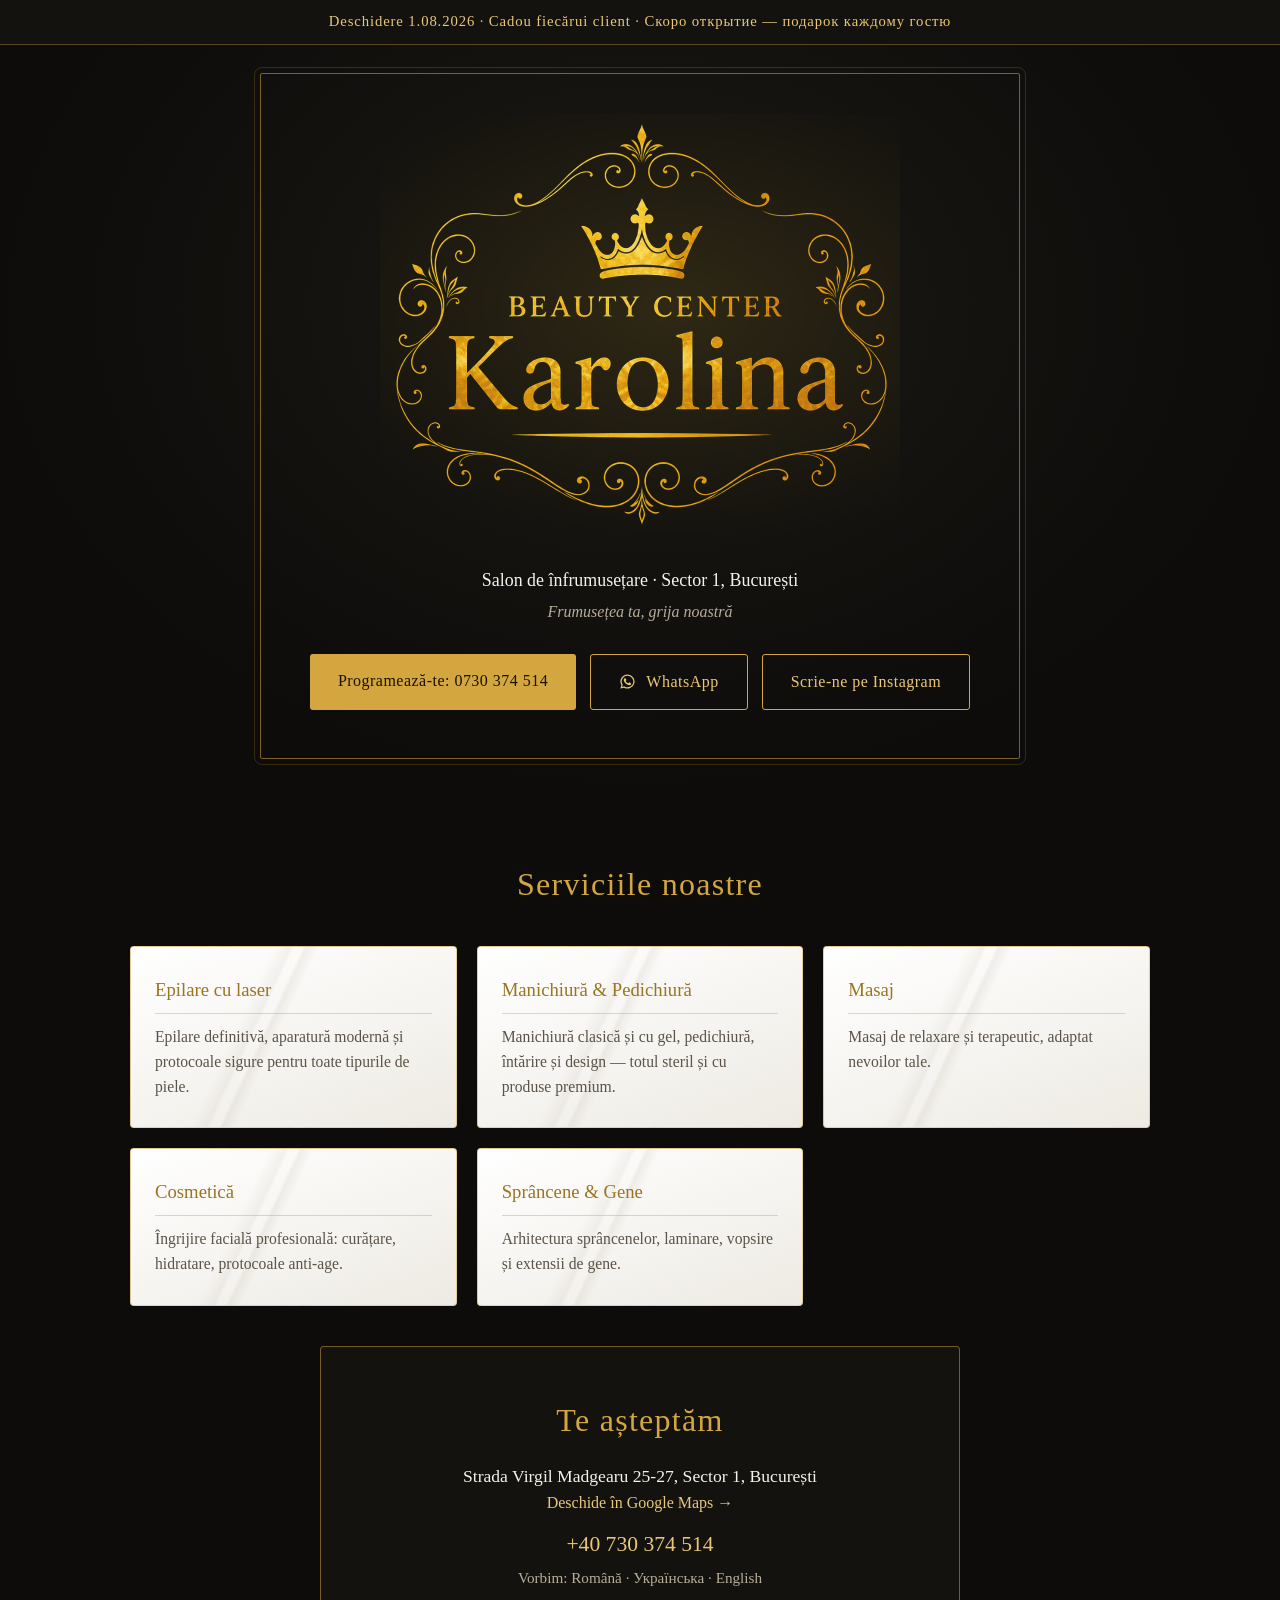
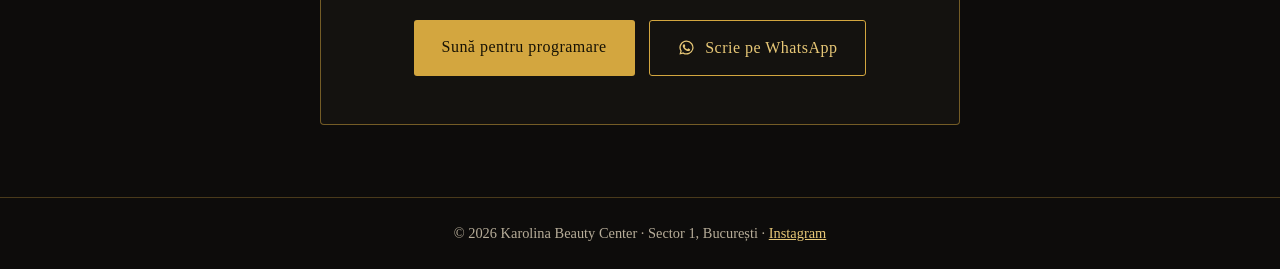
<file: index.html>
<!DOCTYPE html>
<html lang="ro">
<head>
  <meta charset="UTF-8">
  <meta name="viewport" content="width=device-width, initial-scale=1.0">
  <title>Karolina Beauty Center — Salon de înfrumusețare, Sector 1, București</title>
  <meta name="description" content="Epilare cu laser, manichiură, masaj, cosmetică, sprâncene și gene în Sector 1, București. Programări: +40 730 374 514.">
  <meta property="og:title" content="Karolina Beauty Center — Salon de înfrumusețare, Sector 1, București">
  <meta property="og:description" content="Epilare cu laser · manichiură · masaj · cosmetică · sprâncene & gene. Programări: +40 730 374 514.">
  <meta property="og:image" content="assets/logo-karolina.png">
  <meta property="og:type" content="business.business">
  <link rel="icon" href="data:image/svg+xml,<svg xmlns='http://www.w3.org/2000/svg' viewBox='0 0 100 100'><rect width='100' height='100' rx='16' fill='%23100f0d'/><text x='50' y='72' font-size='58' text-anchor='middle' fill='%23d3a63f' font-family='Georgia'>K</text></svg>">
  <link rel="stylesheet" href="styles.css">
  <script type="application/ld+json">
  {
    "@context": "https://schema.org",
    "@type": "BeautySalon",
    "name": "Karolina Beauty Center",
    "telephone": "+40730374514",
    "address": {
      "@type": "PostalAddress",
      "streetAddress": "Strada Virgil Madgearu 25-27",
      "addressLocality": "București",
      "addressRegion": "Sector 1",
      "addressCountry": "RO"
    },
    "geo": { "@type": "GeoCoordinates", "latitude": 44.4843756, "longitude": 26.0892424 },
    "url": "https://karolina.zdravkov.app/",
    "sameAs": ["https://www.instagram.com/karolina_beauty_center/"]
  }
  </script>
</head>
<body>

<p class="promo">Deschidere 1.08.2026 · Cadou fiecărui client · Скоро открытие — подарок каждому гостю</p>

<header class="hero">
  <div class="hero-frame">
    <img class="logo" src="assets/logo-karolina.png" alt="Beauty Center Karolina" width="520">
    <p class="tagline">Salon de înfrumusețare · Sector 1, București</p>
    <p class="tagline-sub">Frumusețea ta, grija noastră</p>
    <div class="cta-row">
      <a class="btn btn-gold" href="tel:+40730374514">Programează-te: 0730 374 514</a>
      <a class="btn btn-outline" href="https://wa.me/40730374514?text=Bun%C4%83%20ziua!%20A%C8%99%20dori%20s%C4%83%20fac%20o%20programare." target="_blank" rel="noopener"><svg viewBox="0 0 24 24" width="17" height="17" fill="currentColor" aria-hidden="true"><path d="M12 2a10 10 0 0 0-8.6 15.1L2 22l5-1.3A10 10 0 1 0 12 2zm0 18.2a8.2 8.2 0 0 1-4.2-1.2l-.3-.2-3 .8.8-2.9-.2-.3A8.2 8.2 0 1 1 12 20.2zm4.5-6.1c-.2-.1-1.5-.7-1.7-.8-.2-.1-.4-.1-.6.1-.2.2-.6.8-.8 1-.1.2-.3.2-.5.1a6.7 6.7 0 0 1-3.4-3c-.3-.4 0-.5.2-.7l.5-.6c.1-.2.1-.4 0-.5l-.8-1.9c-.2-.5-.4-.4-.6-.4h-.5c-.2 0-.5.1-.7.3-.2.3-.9.9-.9 2.2s.9 2.5 1.1 2.7c.1.2 1.8 2.8 4.4 3.9.6.3 1.1.4 1.5.5.6.2 1.2.2 1.6.1.5-.1 1.5-.6 1.7-1.2.2-.6.2-1.1.2-1.2-.1-.1-.3-.2-.5-.3z"/></svg> WhatsApp</a>
      <a class="btn btn-outline" href="https://www.instagram.com/karolina_beauty_center/" target="_blank" rel="noopener">Scrie-ne pe Instagram</a>
    </div>
  </div>
</header>

<main>
  <section class="services" id="servicii">
    <h2>Serviciile noastre</h2>
    <div class="grid">
      <article class="card" id="epilare-laser">
        <h3>Epilare cu laser</h3>
        <p>Epilare definitivă, aparatură modernă și protocoale sigure pentru toate tipurile de piele.</p>
      </article>
      <article class="card" id="manichiura">
        <h3>Manichiură &amp; Pedichiură</h3>
        <p>Manichiură clasică și cu gel, pedichiură, întărire și design — totul steril și cu produse premium.</p>
      </article>
      <article class="card" id="masaj">
        <h3>Masaj</h3>
        <p>Masaj de relaxare și terapeutic, adaptat nevoilor tale.</p>
      </article>
      <article class="card" id="cosmetica">
        <h3>Cosmetică</h3>
        <p>Îngrijire facială profesională: curățare, hidratare, protocoale anti-age.</p>
      </article>
      <article class="card" id="sprancene-gene">
        <h3>Sprâncene &amp; Gene</h3>
        <p>Arhitectura sprâncenelor, laminare, vopsire și extensii de gene.</p>
      </article>
    </div>
  </section>

  <section class="visit" id="contact">
    <h2>Te așteptăm</h2>
    <p class="addr">Strada Virgil Madgearu 25-27, Sector 1, București</p>
    <p><a class="link-gold" href="https://maps.app.goo.gl/8dckZVmXwYPFGKi28" target="_blank" rel="noopener">Deschide în Google Maps →</a></p>
    <p class="phone"><a class="link-gold" href="tel:+40730374514">+40 730 374 514</a></p>
    <p class="langs">Vorbim: Română · Українська · English</p>
    <div class="cta-row">
      <a class="btn btn-gold" href="tel:+40730374514">Sună pentru programare</a>
      <a class="btn btn-outline" href="https://wa.me/40730374514?text=Bun%C4%83%20ziua!%20A%C8%99%20dori%20s%C4%83%20fac%20o%20programare." target="_blank" rel="noopener"><svg viewBox="0 0 24 24" width="17" height="17" fill="currentColor" aria-hidden="true"><path d="M12 2a10 10 0 0 0-8.6 15.1L2 22l5-1.3A10 10 0 1 0 12 2zm0 18.2a8.2 8.2 0 0 1-4.2-1.2l-.3-.2-3 .8.8-2.9-.2-.3A8.2 8.2 0 1 1 12 20.2zm4.5-6.1c-.2-.1-1.5-.7-1.7-.8-.2-.1-.4-.1-.6.1-.2.2-.6.8-.8 1-.1.2-.3.2-.5.1a6.7 6.7 0 0 1-3.4-3c-.3-.4 0-.5.2-.7l.5-.6c.1-.2.1-.4 0-.5l-.8-1.9c-.2-.5-.4-.4-.6-.4h-.5c-.2 0-.5.1-.7.3-.2.3-.9.9-.9 2.2s.9 2.5 1.1 2.7c.1.2 1.8 2.8 4.4 3.9.6.3 1.1.4 1.5.5.6.2 1.2.2 1.6.1.5-.1 1.5-.6 1.7-1.2.2-.6.2-1.1.2-1.2-.1-.1-.3-.2-.5-.3z"/></svg> Scrie pe WhatsApp</a>
    </div>
  </section>
</main>

<footer>
  <p>© 2026 Karolina Beauty Center · Sector 1, București ·
     <a href="https://www.instagram.com/karolina_beauty_center/" target="_blank" rel="noopener">Instagram</a></p>
</footer>

</body>
</html>
</file>
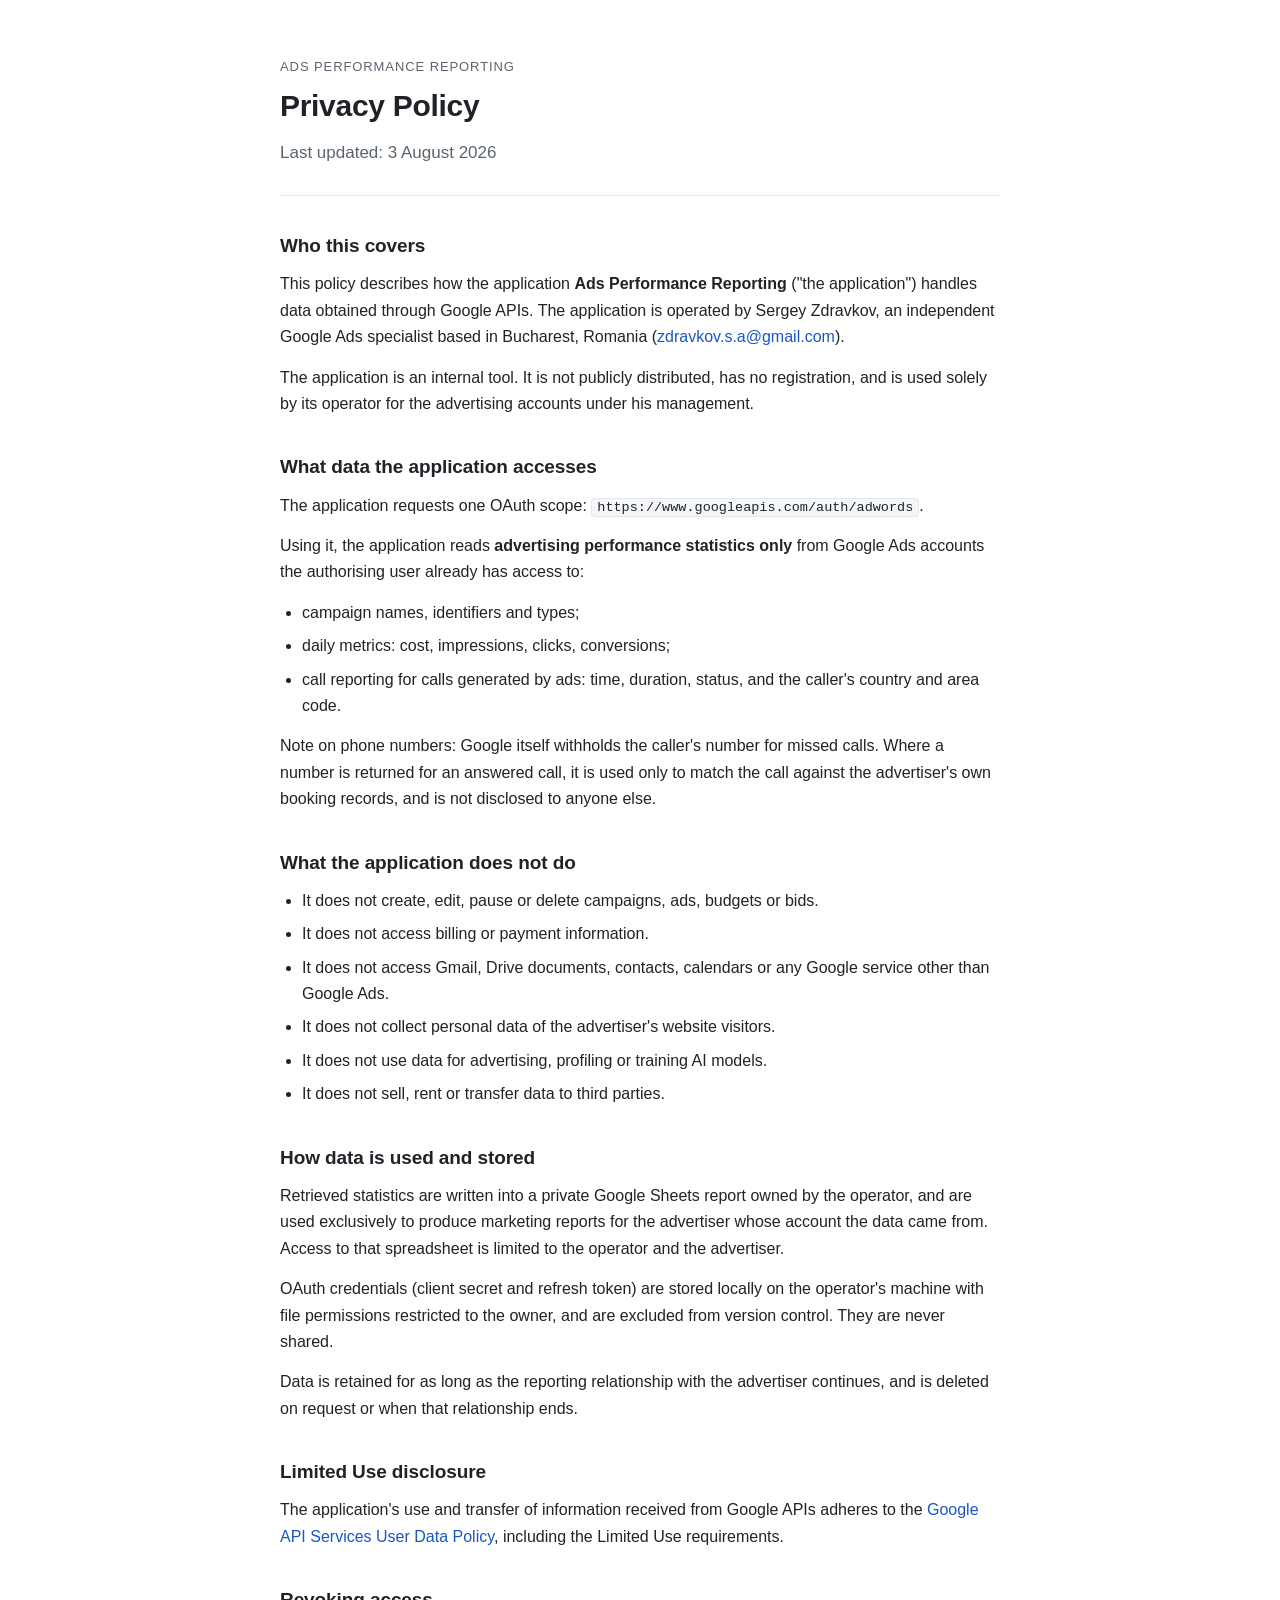
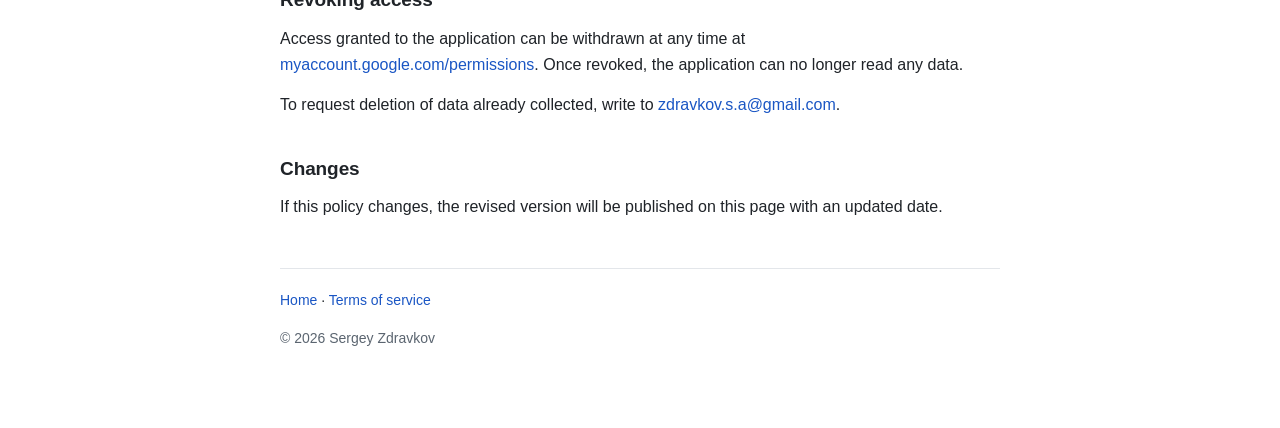
<file: app-privacy.html>
<!DOCTYPE html>
<html lang="en">
<head>
<meta charset="UTF-8">
<meta name="viewport" content="width=device-width, initial-scale=1.0">
<title>Privacy Policy — Ads Performance Reporting</title>
<meta name="description" content="Privacy policy for the Ads Performance Reporting application: what Google user data it accesses, how it is used, stored and deleted.">
<link rel="stylesheet" href="app.css">
</head>
<body>

<header>
  <p class="kicker"><a href="app.html">Ads Performance Reporting</a></p>
  <h1>Privacy Policy</h1>
  <p class="lead">Last updated: 3 August 2026</p>
</header>

<main>

<section>
  <h2>Who this covers</h2>
  <p>This policy describes how the application <strong>Ads Performance
  Reporting</strong> ("the application") handles data obtained through Google
  APIs. The application is operated by Sergey Zdravkov, an independent
  Google&nbsp;Ads specialist based in Bucharest, Romania
  (<a href="mailto:zdravkov.s.a@gmail.com">zdravkov.s.a@gmail.com</a>).</p>
  <p>The application is an internal tool. It is not publicly distributed, has no
  registration, and is used solely by its operator for the advertising accounts
  under his management.</p>
</section>

<section>
  <h2>What data the application accesses</h2>
  <p>The application requests one OAuth scope:
  <code>https://www.googleapis.com/auth/adwords</code>.</p>
  <p>Using it, the application reads <strong>advertising performance statistics
  only</strong> from Google&nbsp;Ads accounts the authorising user already has
  access to:</p>
  <ul>
    <li>campaign names, identifiers and types;</li>
    <li>daily metrics: cost, impressions, clicks, conversions;</li>
    <li>call reporting for calls generated by ads: time, duration, status,
      and the caller's country and area code.</li>
  </ul>
  <p>Note on phone numbers: Google itself withholds the caller's number for
  missed calls. Where a number is returned for an answered call, it is used only
  to match the call against the advertiser's own booking records, and is not
  disclosed to anyone else.</p>
</section>

<section>
  <h2>What the application does not do</h2>
  <ul>
    <li>It does not create, edit, pause or delete campaigns, ads, budgets or bids.</li>
    <li>It does not access billing or payment information.</li>
    <li>It does not access Gmail, Drive documents, contacts, calendars or
      any Google service other than Google&nbsp;Ads.</li>
    <li>It does not collect personal data of the advertiser's website visitors.</li>
    <li>It does not use data for advertising, profiling or training AI models.</li>
    <li>It does not sell, rent or transfer data to third parties.</li>
  </ul>
</section>

<section>
  <h2>How data is used and stored</h2>
  <p>Retrieved statistics are written into a private Google&nbsp;Sheets report
  owned by the operator, and are used exclusively to produce marketing reports
  for the advertiser whose account the data came from. Access to that spreadsheet
  is limited to the operator and the advertiser.</p>
  <p>OAuth credentials (client secret and refresh token) are stored locally on
  the operator's machine with file permissions restricted to the owner, and are
  excluded from version control. They are never shared.</p>
  <p>Data is retained for as long as the reporting relationship with the
  advertiser continues, and is deleted on request or when that relationship
  ends.</p>
</section>

<section>
  <h2>Limited Use disclosure</h2>
  <p>The application's use and transfer of information received from Google APIs
  adheres to the
  <a href="https://developers.google.com/terms/api-services-user-data-policy" rel="noopener" target="_blank">Google
  API Services User Data Policy</a>, including the Limited Use requirements.</p>
</section>

<section>
  <h2>Revoking access</h2>
  <p>Access granted to the application can be withdrawn at any time at
  <a href="https://myaccount.google.com/permissions" rel="noopener" target="_blank">myaccount.google.com/permissions</a>.
  Once revoked, the application can no longer read any data.</p>
  <p>To request deletion of data already collected, write to
  <a href="mailto:zdravkov.s.a@gmail.com">zdravkov.s.a@gmail.com</a>.</p>
</section>

<section>
  <h2>Changes</h2>
  <p>If this policy changes, the revised version will be published on this page
  with an updated date.</p>
</section>

</main>

<footer>
  <p>
    <a href="app.html">Home</a> ·
    <a href="app-terms.html">Terms of service</a>
  </p>
  <p class="muted">© 2026 Sergey Zdravkov</p>
</footer>

</body>
</html>
</file>
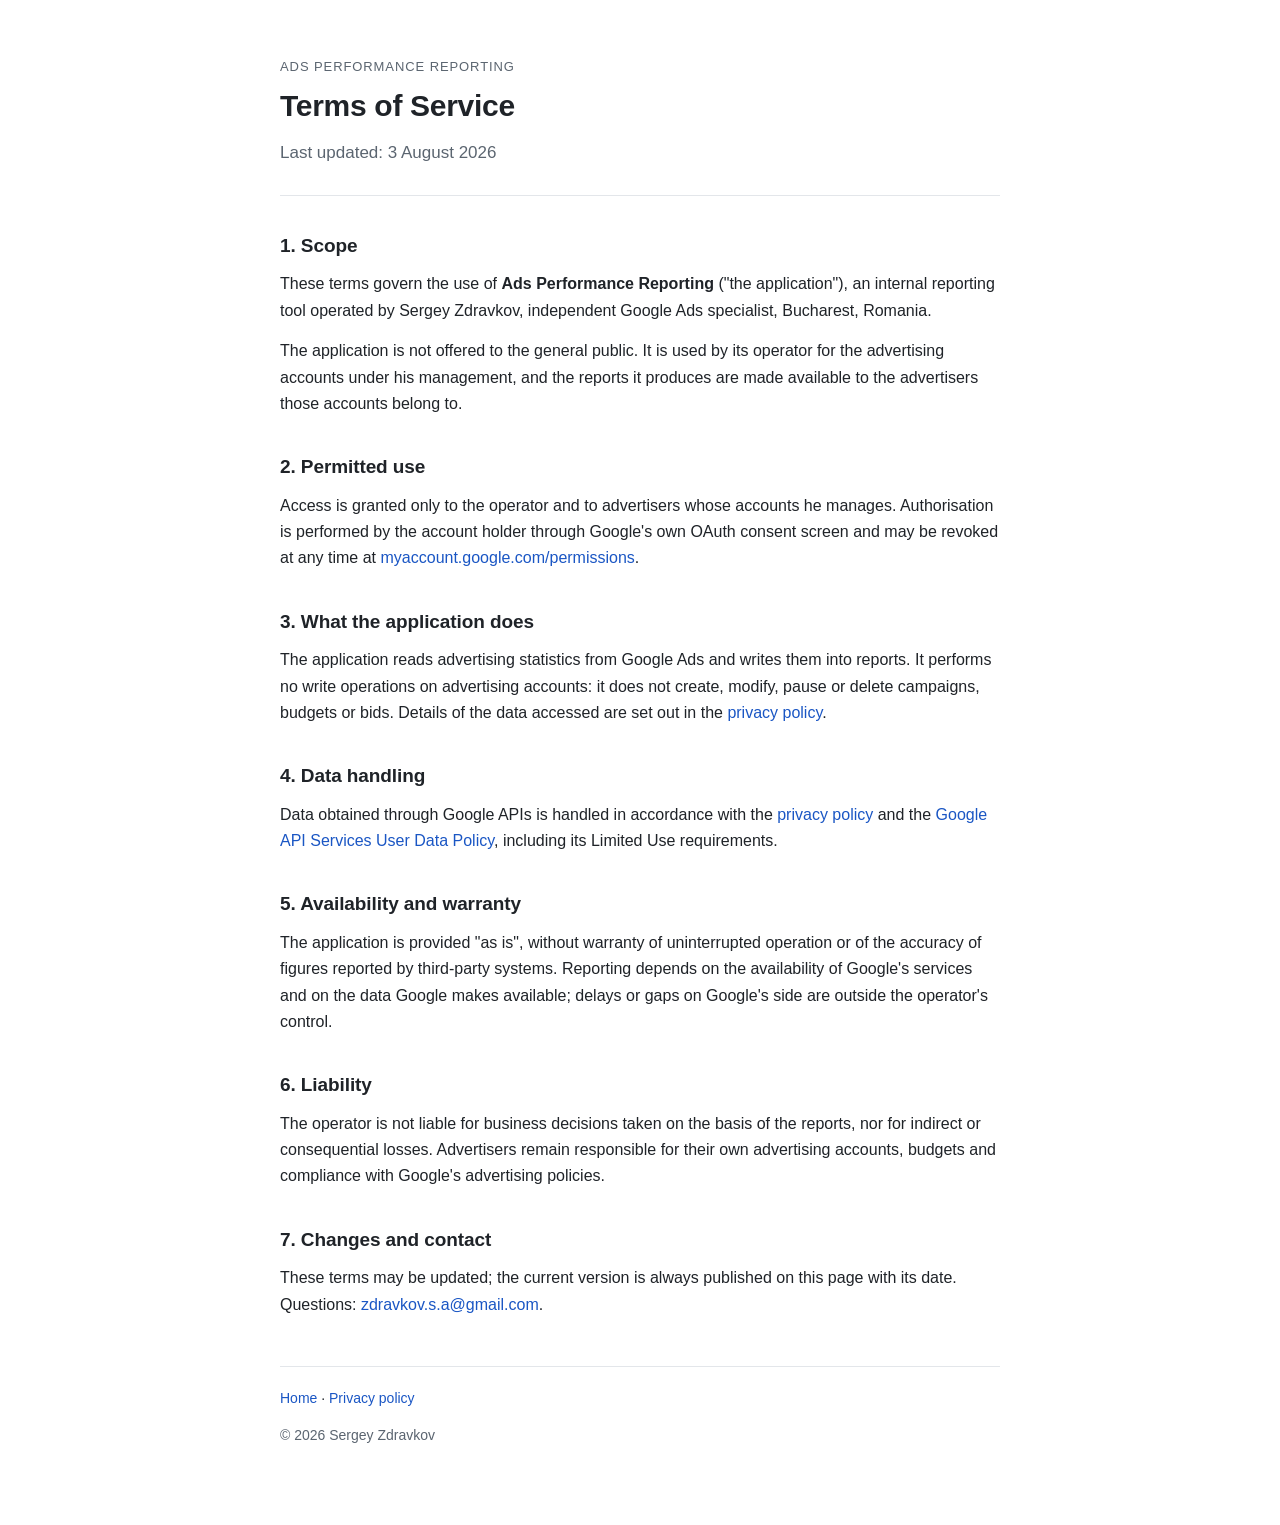
<file: app-terms.html>
<!DOCTYPE html>
<html lang="en">
<head>
<meta charset="UTF-8">
<meta name="viewport" content="width=device-width, initial-scale=1.0">
<title>Terms of Service — Ads Performance Reporting</title>
<meta name="description" content="Terms of service for the Ads Performance Reporting application.">
<link rel="stylesheet" href="app.css">
</head>
<body>

<header>
  <p class="kicker"><a href="app.html">Ads Performance Reporting</a></p>
  <h1>Terms of Service</h1>
  <p class="lead">Last updated: 3 August 2026</p>
</header>

<main>

<section>
  <h2>1. Scope</h2>
  <p>These terms govern the use of <strong>Ads Performance Reporting</strong>
  ("the application"), an internal reporting tool operated by Sergey Zdravkov,
  independent Google&nbsp;Ads specialist, Bucharest, Romania.</p>
  <p>The application is not offered to the general public. It is used by its
  operator for the advertising accounts under his management, and the reports it
  produces are made available to the advertisers those accounts belong to.</p>
</section>

<section>
  <h2>2. Permitted use</h2>
  <p>Access is granted only to the operator and to advertisers whose accounts he
  manages. Authorisation is performed by the account holder through Google's own
  OAuth consent screen and may be revoked at any time at
  <a href="https://myaccount.google.com/permissions" rel="noopener" target="_blank">myaccount.google.com/permissions</a>.</p>
</section>

<section>
  <h2>3. What the application does</h2>
  <p>The application reads advertising statistics from Google&nbsp;Ads and writes
  them into reports. It performs no write operations on advertising accounts: it
  does not create, modify, pause or delete campaigns, budgets or bids. Details of
  the data accessed are set out in the
  <a href="app-privacy.html">privacy policy</a>.</p>
</section>

<section>
  <h2>4. Data handling</h2>
  <p>Data obtained through Google APIs is handled in accordance with the
  <a href="app-privacy.html">privacy policy</a> and the
  <a href="https://developers.google.com/terms/api-services-user-data-policy" rel="noopener" target="_blank">Google
  API Services User Data Policy</a>, including its Limited Use requirements.</p>
</section>

<section>
  <h2>5. Availability and warranty</h2>
  <p>The application is provided "as is", without warranty of uninterrupted
  operation or of the accuracy of figures reported by third-party systems.
  Reporting depends on the availability of Google's services and on the data
  Google makes available; delays or gaps on Google's side are outside the
  operator's control.</p>
</section>

<section>
  <h2>6. Liability</h2>
  <p>The operator is not liable for business decisions taken on the basis of the
  reports, nor for indirect or consequential losses. Advertisers remain
  responsible for their own advertising accounts, budgets and compliance with
  Google's advertising policies.</p>
</section>

<section>
  <h2>7. Changes and contact</h2>
  <p>These terms may be updated; the current version is always published on this
  page with its date. Questions:
  <a href="mailto:zdravkov.s.a@gmail.com">zdravkov.s.a@gmail.com</a>.</p>
</section>

</main>

<footer>
  <p>
    <a href="app.html">Home</a> ·
    <a href="app-privacy.html">Privacy policy</a>
  </p>
  <p class="muted">© 2026 Sergey Zdravkov</p>
</footer>

</body>
</html>
</file>
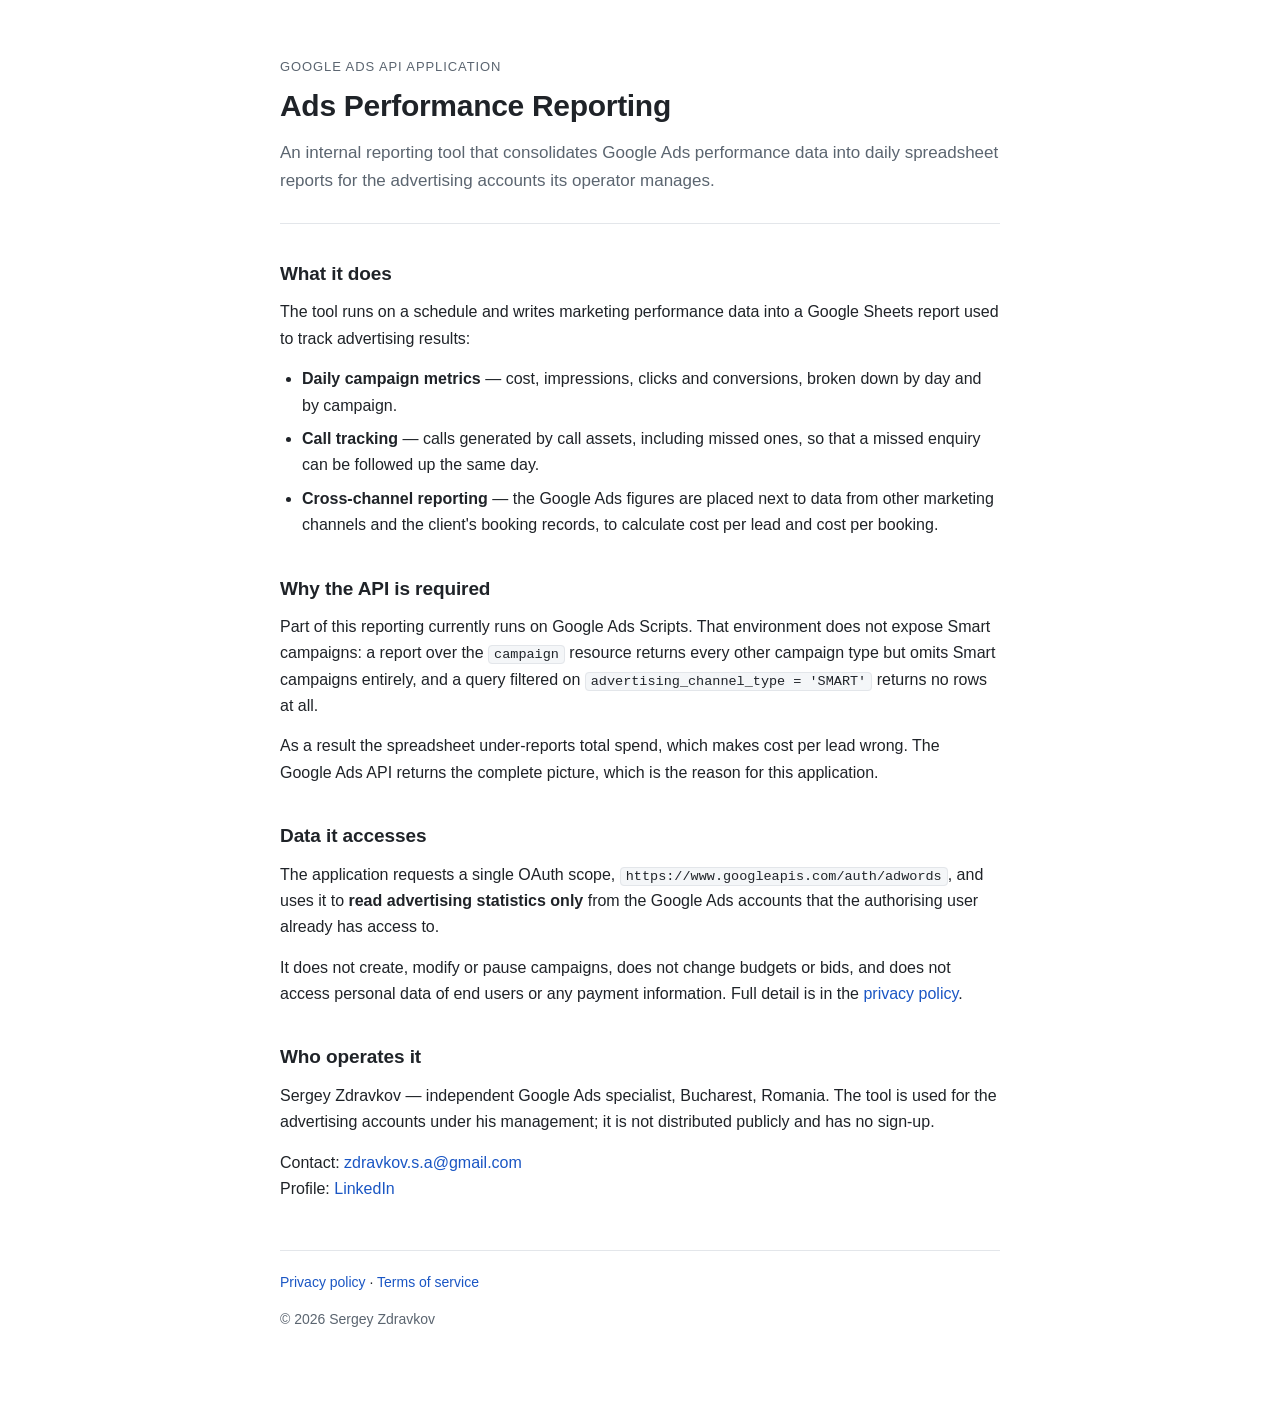
<file: app.html>
<!DOCTYPE html>
<html lang="en">
<head>
<meta charset="UTF-8">
<meta name="viewport" content="width=device-width, initial-scale=1.0">
<title>Ads Performance Reporting</title>
<meta name="description" content="Internal reporting tool that consolidates Google Ads performance data into spreadsheet reports for the advertising accounts managed by the operator.">
<link rel="stylesheet" href="app.css">
</head>
<body>

<header>
  <p class="kicker">Google Ads API application</p>
  <h1>Ads Performance Reporting</h1>
  <p class="lead">An internal reporting tool that consolidates Google&nbsp;Ads
  performance data into daily spreadsheet reports for the advertising accounts
  its operator manages.</p>
</header>

<main>

<section>
  <h2>What it does</h2>
  <p>The tool runs on a schedule and writes marketing performance data into a
  Google&nbsp;Sheets report used to track advertising results:</p>
  <ul>
    <li><strong>Daily campaign metrics</strong> — cost, impressions, clicks and
      conversions, broken down by day and by campaign.</li>
    <li><strong>Call tracking</strong> — calls generated by call assets, including
      missed ones, so that a missed enquiry can be followed up the same day.</li>
    <li><strong>Cross-channel reporting</strong> — the Google&nbsp;Ads figures are
      placed next to data from other marketing channels and the client's booking
      records, to calculate cost per lead and cost per booking.</li>
  </ul>
</section>

<section>
  <h2>Why the API is required</h2>
  <p>Part of this reporting currently runs on Google&nbsp;Ads Scripts. That
  environment does not expose Smart campaigns: a report over the
  <code>campaign</code> resource returns every other campaign type but omits
  Smart campaigns entirely, and a query filtered on
  <code>advertising_channel_type = 'SMART'</code> returns no rows at all.</p>
  <p>As a result the spreadsheet under-reports total spend, which makes cost per
  lead wrong. The Google&nbsp;Ads API returns the complete picture, which is the
  reason for this application.</p>
</section>

<section>
  <h2>Data it accesses</h2>
  <p>The application requests a single OAuth scope,
  <code>https://www.googleapis.com/auth/adwords</code>, and uses it to
  <strong>read advertising statistics only</strong> from the Google&nbsp;Ads
  accounts that the authorising user already has access to.</p>
  <p>It does not create, modify or pause campaigns, does not change budgets or
  bids, and does not access personal data of end users or any payment
  information. Full detail is in the <a href="app-privacy.html">privacy
  policy</a>.</p>
</section>

<section>
  <h2>Who operates it</h2>
  <p>Sergey Zdravkov — independent Google&nbsp;Ads specialist, Bucharest,
  Romania. The tool is used for the advertising accounts under his management;
  it is not distributed publicly and has no sign-up.</p>
  <p>Contact: <a href="mailto:zdravkov.s.a@gmail.com">zdravkov.s.a@gmail.com</a><br>
  Profile: <a href="https://www.linkedin.com/in/%D1%81%D0%B5%D1%80%D0%B3%D0%B5%D0%B9-%D0%B7%D0%B4%D1%80%D0%B0%D0%B2%D0%BA%D0%BE%D0%B2-37431a2a8/" rel="noopener" target="_blank">LinkedIn</a></p>
</section>

</main>

<footer>
  <p>
    <a href="app-privacy.html">Privacy policy</a> ·
    <a href="app-terms.html">Terms of service</a>
  </p>
  <p class="muted">© 2026 Sergey Zdravkov</p>
</footer>

</body>
</html>
</file>
<file: styles.css>
:root {
  --black: #0d0c0b;
  --black-2: #14120f;
  --gold: #d3a63f;
  --gold-light: #e8c877;
  --white: #f5f2ea;
  --muted: #b7ad99;
  --marble: #f6f4f0;
  --ink: #2b2723;
}

* { margin: 0; padding: 0; box-sizing: border-box; }

body {
  font-family: Georgia, "Times New Roman", serif;
  background: var(--black);
  color: var(--white);
  line-height: 1.6;
}

/* Промо-строка открытия */
.promo {
  text-align: center;
  padding: 10px 16px;
  font-size: 0.92rem;
  letter-spacing: 0.06em;
  color: var(--gold-light);
  background: var(--black-2);
  border-bottom: 1px solid rgba(211, 166, 63, 0.35);
}

/* Hero — тонкая золотая рамка, как на баннере */
.hero {
  display: flex;
  align-items: center;
  justify-content: center;
  text-align: center;
  padding: 28px 20px;
  background: radial-gradient(ellipse at 50% 35%, #1c1913 0%, var(--black) 70%);
}

.hero-frame {
  border: 1px solid rgba(211, 166, 63, 0.55);
  outline: 1px solid rgba(211, 166, 63, 0.2);
  outline-offset: 5px;
  border-radius: 2px;
  padding: 40px 48px 48px;
  max-width: 760px;
  width: 100%;
}

.logo {
  max-width: min(520px, 86%);
  height: auto;
  mix-blend-mode: lighten; /* растворяет прямоугольник подложки логотипа в фоне */
}

.tagline { font-size: 1.12rem; margin-top: 10px; }
.tagline-sub { color: var(--muted); font-style: italic; margin-top: 4px; }

.cta-row {
  margin-top: 30px;
  display: flex;
  gap: 14px;
  justify-content: center;
  flex-wrap: wrap;
}

.btn {
  display: inline-block;
  padding: 14px 28px;
  border-radius: 3px;
  text-decoration: none;
  font-size: 1rem;
  letter-spacing: 0.03em;
}

.btn-gold { background: var(--gold); color: #171204; }
.btn-gold:hover { background: var(--gold-light); }

.btn-outline { border: 1px solid var(--gold); color: var(--gold-light); }
.btn-outline:hover { background: rgba(211, 166, 63, 0.12); }

.btn svg { vertical-align: -3px; margin-right: 6px; }

/* Услуги — «мраморные» карточки */
.services { max-width: 1060px; margin: 0 auto; padding: 72px 20px 40px; }

h2 {
  color: var(--gold);
  font-size: 2rem;
  font-weight: 500;
  text-align: center;
  letter-spacing: 0.04em;
  margin-bottom: 36px;
}

.grid {
  display: grid;
  grid-template-columns: repeat(auto-fit, minmax(280px, 1fr));
  gap: 20px;
}

.card {
  color: var(--ink);
  border: 1px solid rgba(211, 166, 63, 0.5);
  border-radius: 4px;
  padding: 28px 24px;
  background:
    linear-gradient(115deg, transparent 42%, rgba(176, 168, 152, 0.16) 43%, transparent 46%),
    linear-gradient(295deg, transparent 60%, rgba(176, 168, 152, 0.12) 61%, transparent 65%),
    linear-gradient(160deg, #ffffff 0%, var(--marble) 55%, #edeae3 100%);
}

.card h3 {
  color: #9a7420;
  font-weight: 500;
  margin-bottom: 10px;
  padding-bottom: 8px;
  border-bottom: 1px solid rgba(211, 166, 63, 0.45);
}

.card p { color: #5b5348; font-size: 0.98rem; }

/* Контакты */
.visit {
  max-width: 640px;
  margin: 0 auto 72px;
  padding: 48px 32px;
  text-align: center;
  border: 1px solid rgba(211, 166, 63, 0.5);
  border-radius: 4px;
  background: var(--black-2);
}

.visit h2 { margin-bottom: 16px; }
.addr { font-size: 1.1rem; }
.phone { font-size: 1.35rem; margin: 12px 0 4px; }
.langs { color: var(--muted); font-size: 0.95rem; margin-bottom: 24px; }

.link-gold { color: var(--gold-light); text-decoration: none; }
.link-gold:hover { text-decoration: underline; }

footer {
  border-top: 1px solid rgba(211, 166, 63, 0.3);
  padding: 24px 20px;
  text-align: center;
  color: var(--muted);
  font-size: 0.9rem;
}

footer a { color: var(--gold-light); }

@media (max-width: 560px) {
  .hero-frame { padding: 28px 20px 36px; }
}
</file>
<file: app.css>
:root {
  --ink: #1f2328;
  --muted: #5b6570;
  --line: #e3e6ea;
  --accent: #1a56c4;
  --bg: #ffffff;
}

* { box-sizing: border-box; }

body {
  margin: 0;
  padding: 0 20px 64px;
  background: var(--bg);
  color: var(--ink);
  font: 16px/1.65 -apple-system, BlinkMacSystemFont, "Segoe UI", Roboto,
        Helvetica, Arial, sans-serif;
  -webkit-font-smoothing: antialiased;
}

header, main, footer { max-width: 720px; margin: 0 auto; }

header {
  padding: 56px 0 28px;
  border-bottom: 1px solid var(--line);
  margin-bottom: 8px;
}

.kicker {
  margin: 0 0 10px;
  font-size: 13px;
  letter-spacing: .07em;
  text-transform: uppercase;
  color: var(--muted);
}

.kicker a { color: var(--muted); }

h1 {
  margin: 0 0 14px;
  font-size: 30px;
  line-height: 1.25;
  font-weight: 650;
  letter-spacing: -.01em;
}

.lead { margin: 0; color: var(--muted); font-size: 17px; }

h2 {
  margin: 34px 0 10px;
  font-size: 19px;
  font-weight: 620;
  letter-spacing: -.005em;
}

p { margin: 0 0 14px; }

ul { margin: 0 0 14px; padding-left: 22px; }
li { margin-bottom: 7px; }

a { color: var(--accent); text-decoration: none; }
a:hover { text-decoration: underline; }

code {
  background: #f4f6f8;
  border: 1px solid var(--line);
  border-radius: 4px;
  padding: 1px 5px;
  font-size: 13.5px;
  font-family: ui-monospace, SFMono-Regular, Menlo, Consolas, monospace;
  overflow-wrap: anywhere;
}

footer {
  margin-top: 48px;
  padding-top: 20px;
  border-top: 1px solid var(--line);
  font-size: 14px;
}

.muted { color: var(--muted); }

@media (prefers-color-scheme: dark) {
  :root {
    --ink: #e6e9ee;
    --muted: #9aa4b1;
    --line: #2c313a;
    --accent: #7aa7ff;
    --bg: #14171c;
  }
  code { background: #1c2027; }
}
</file>
